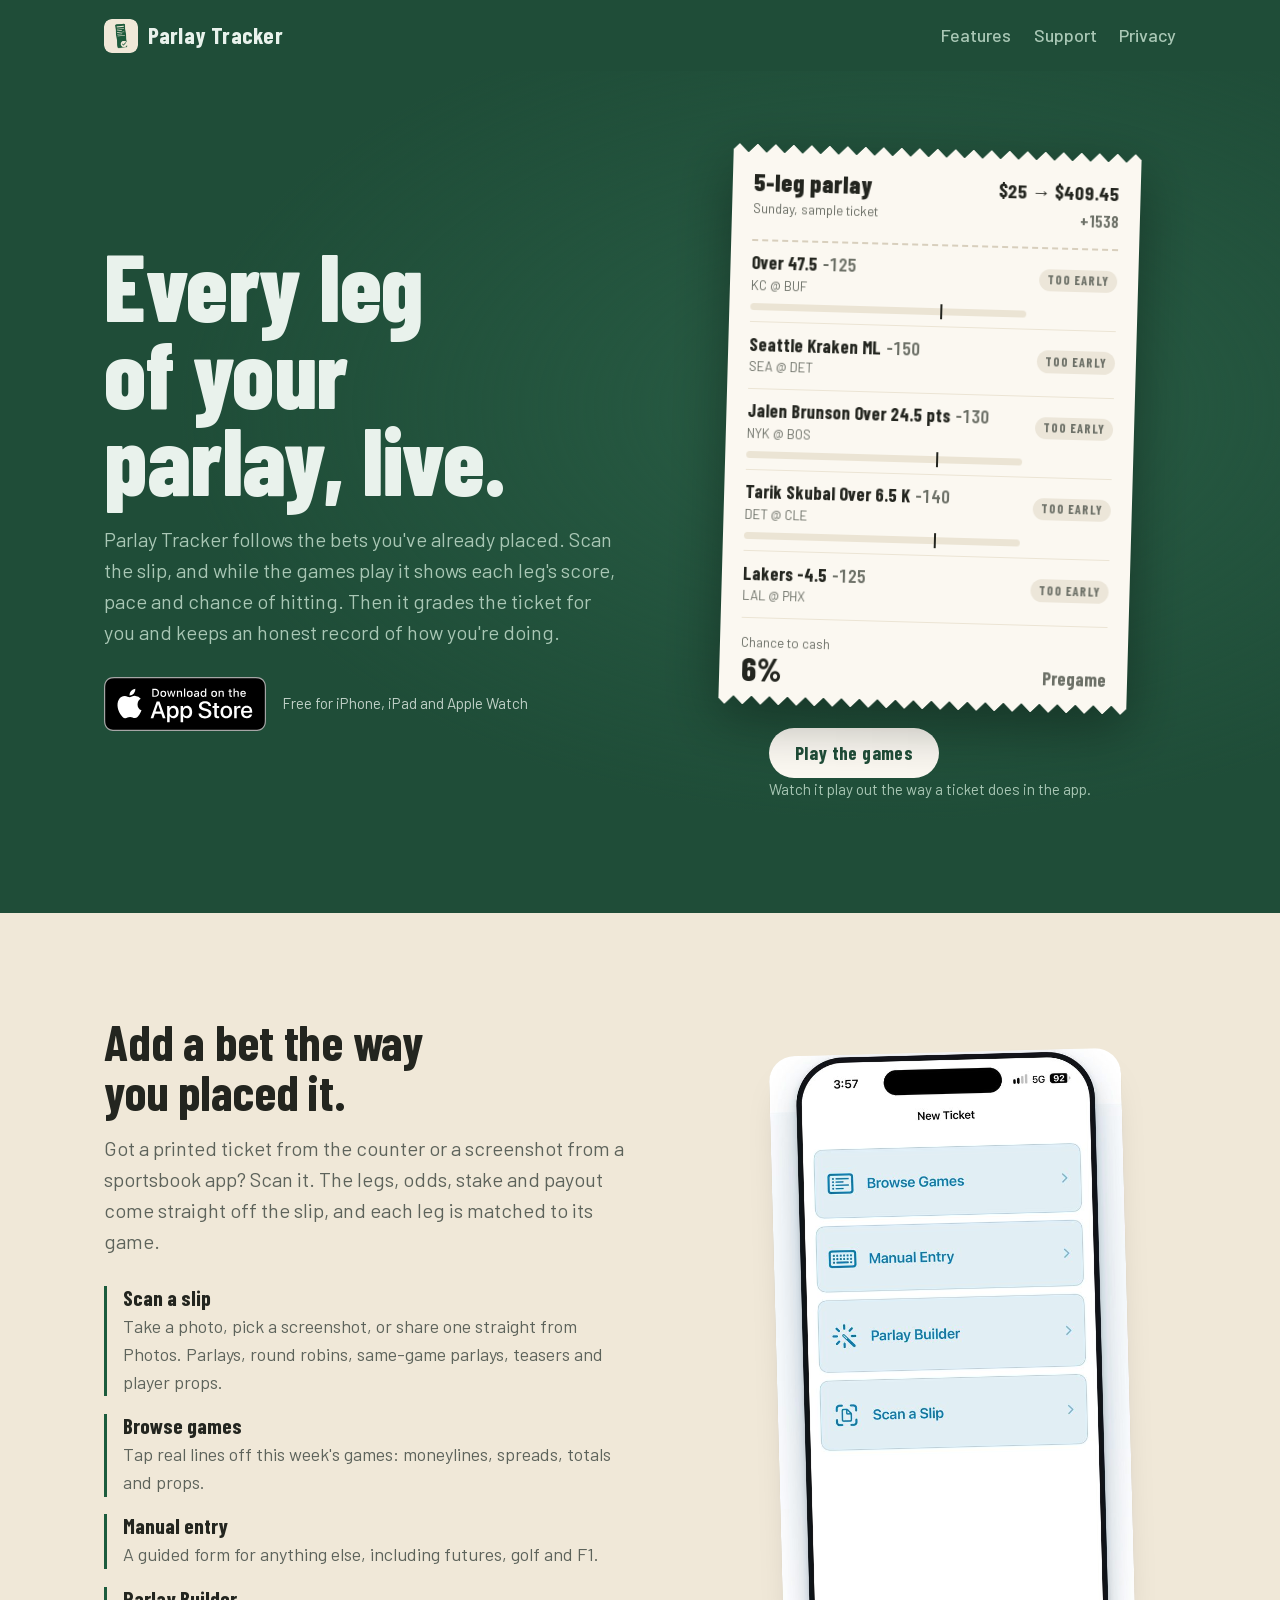
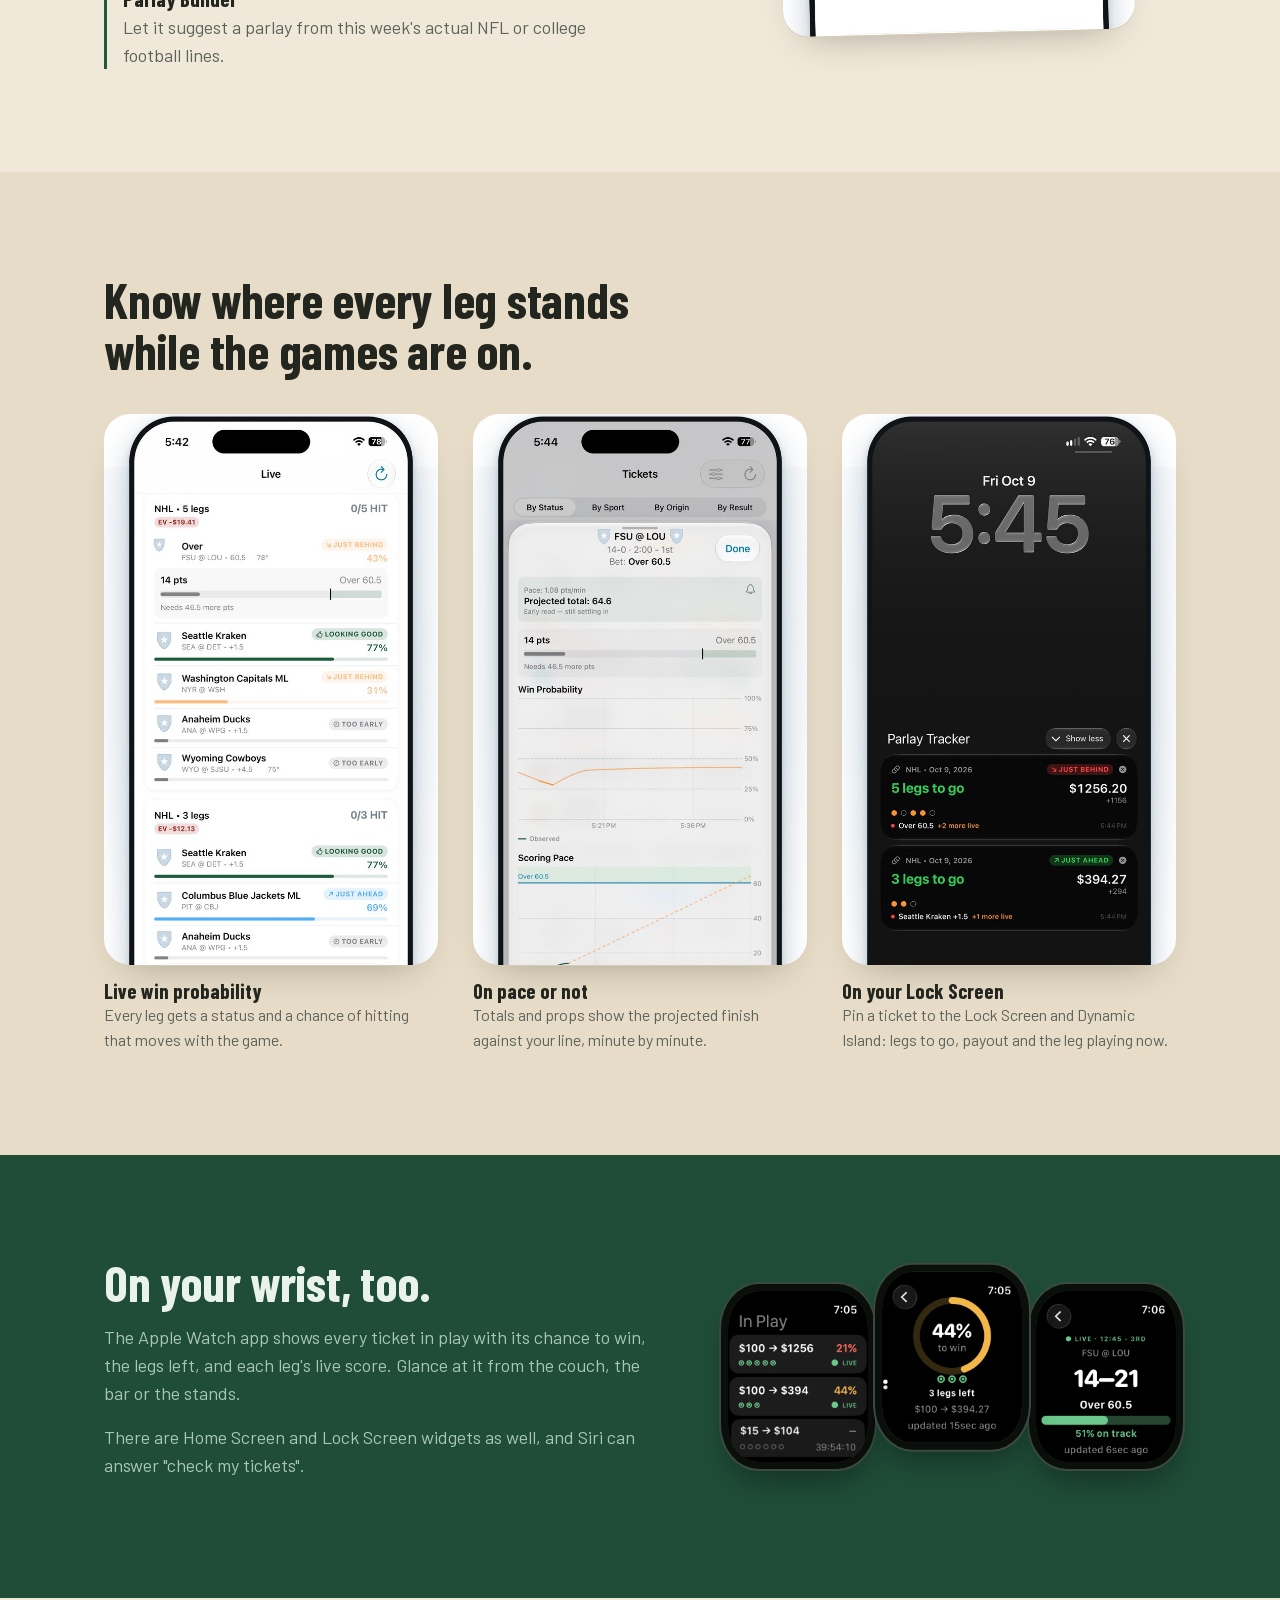
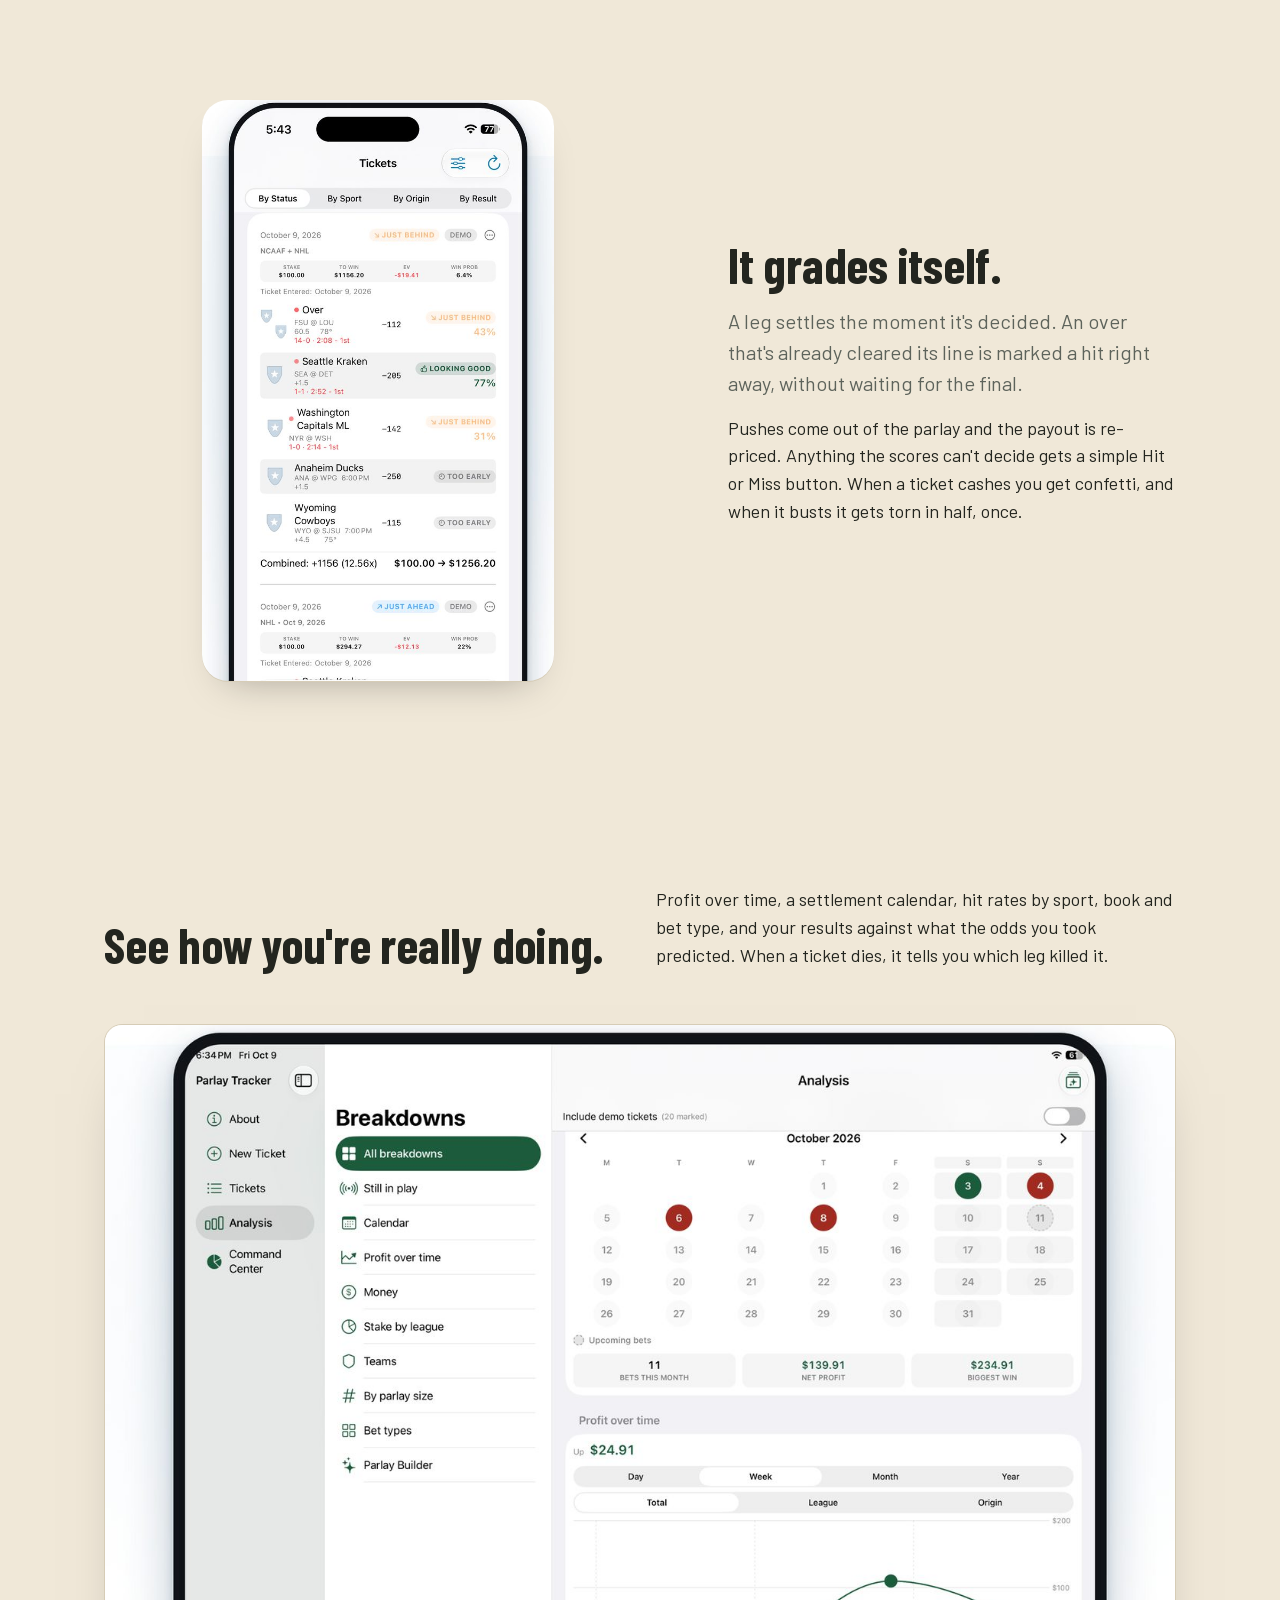
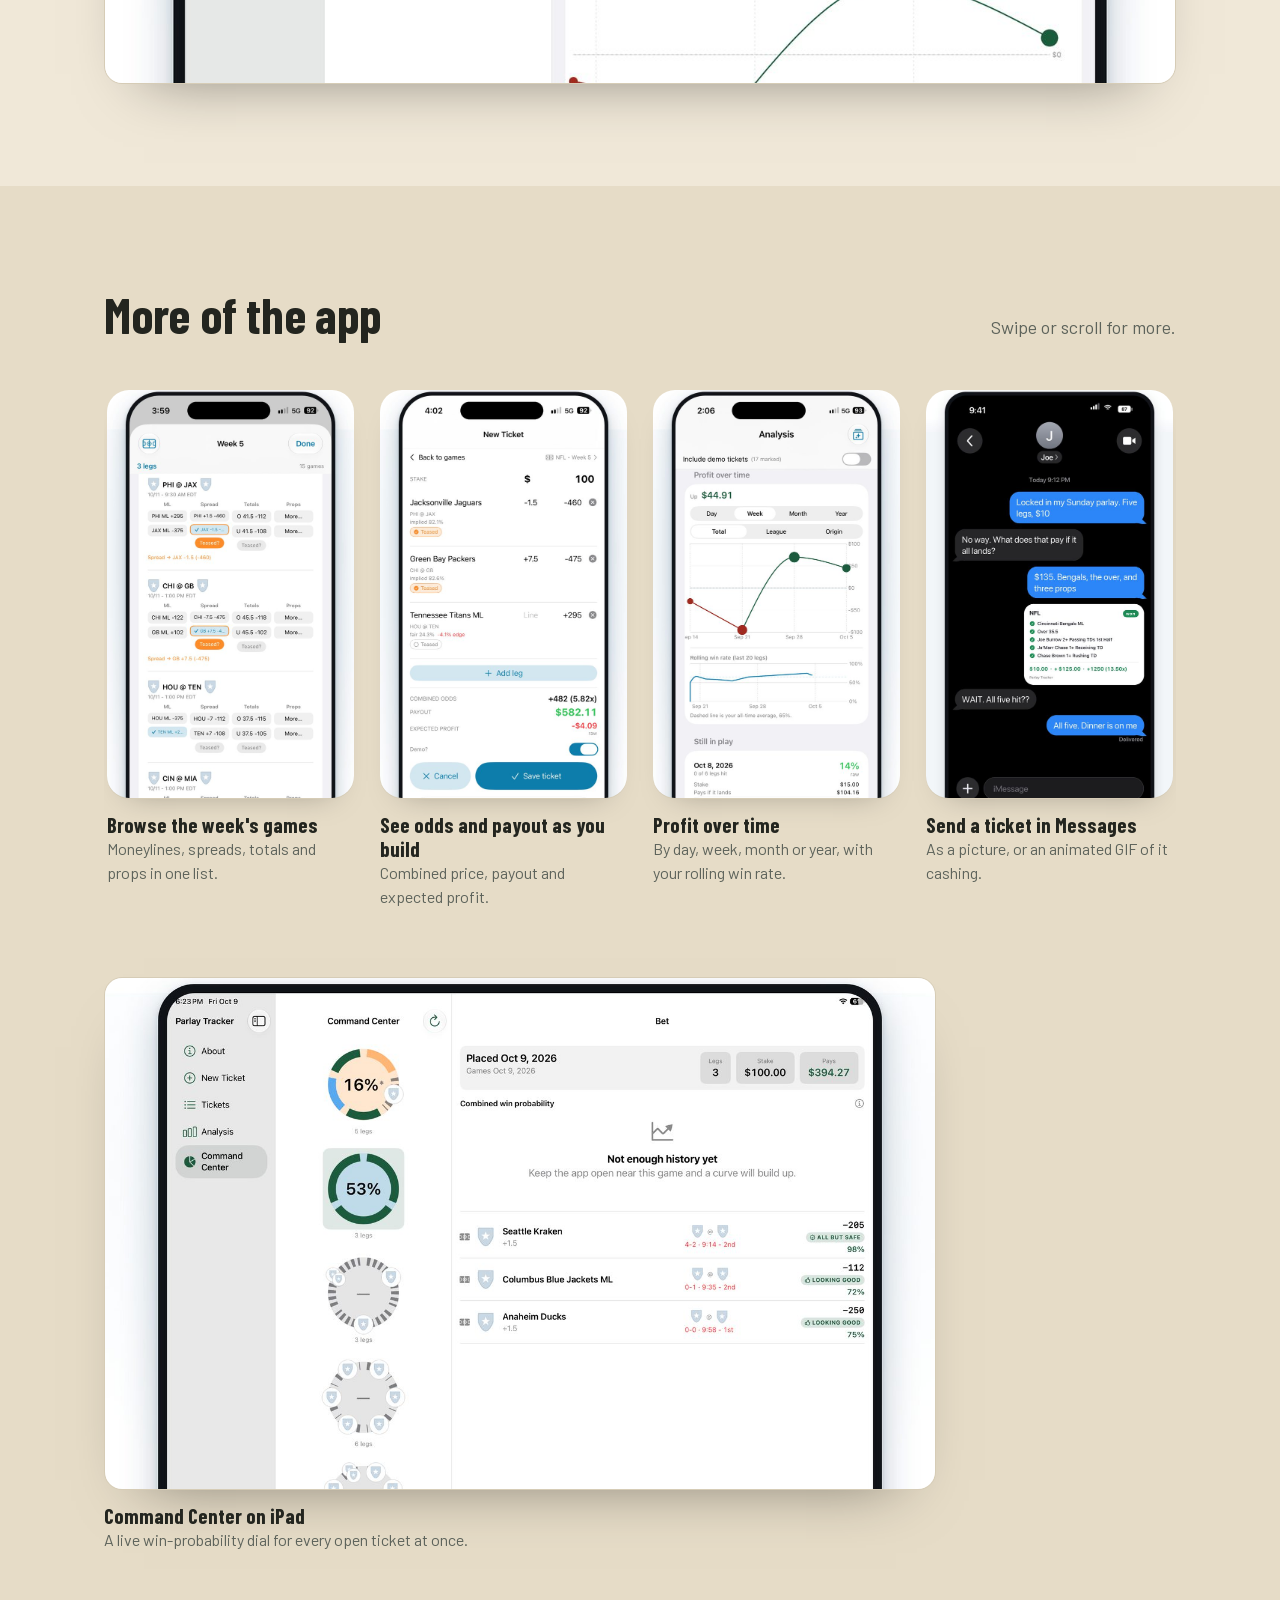
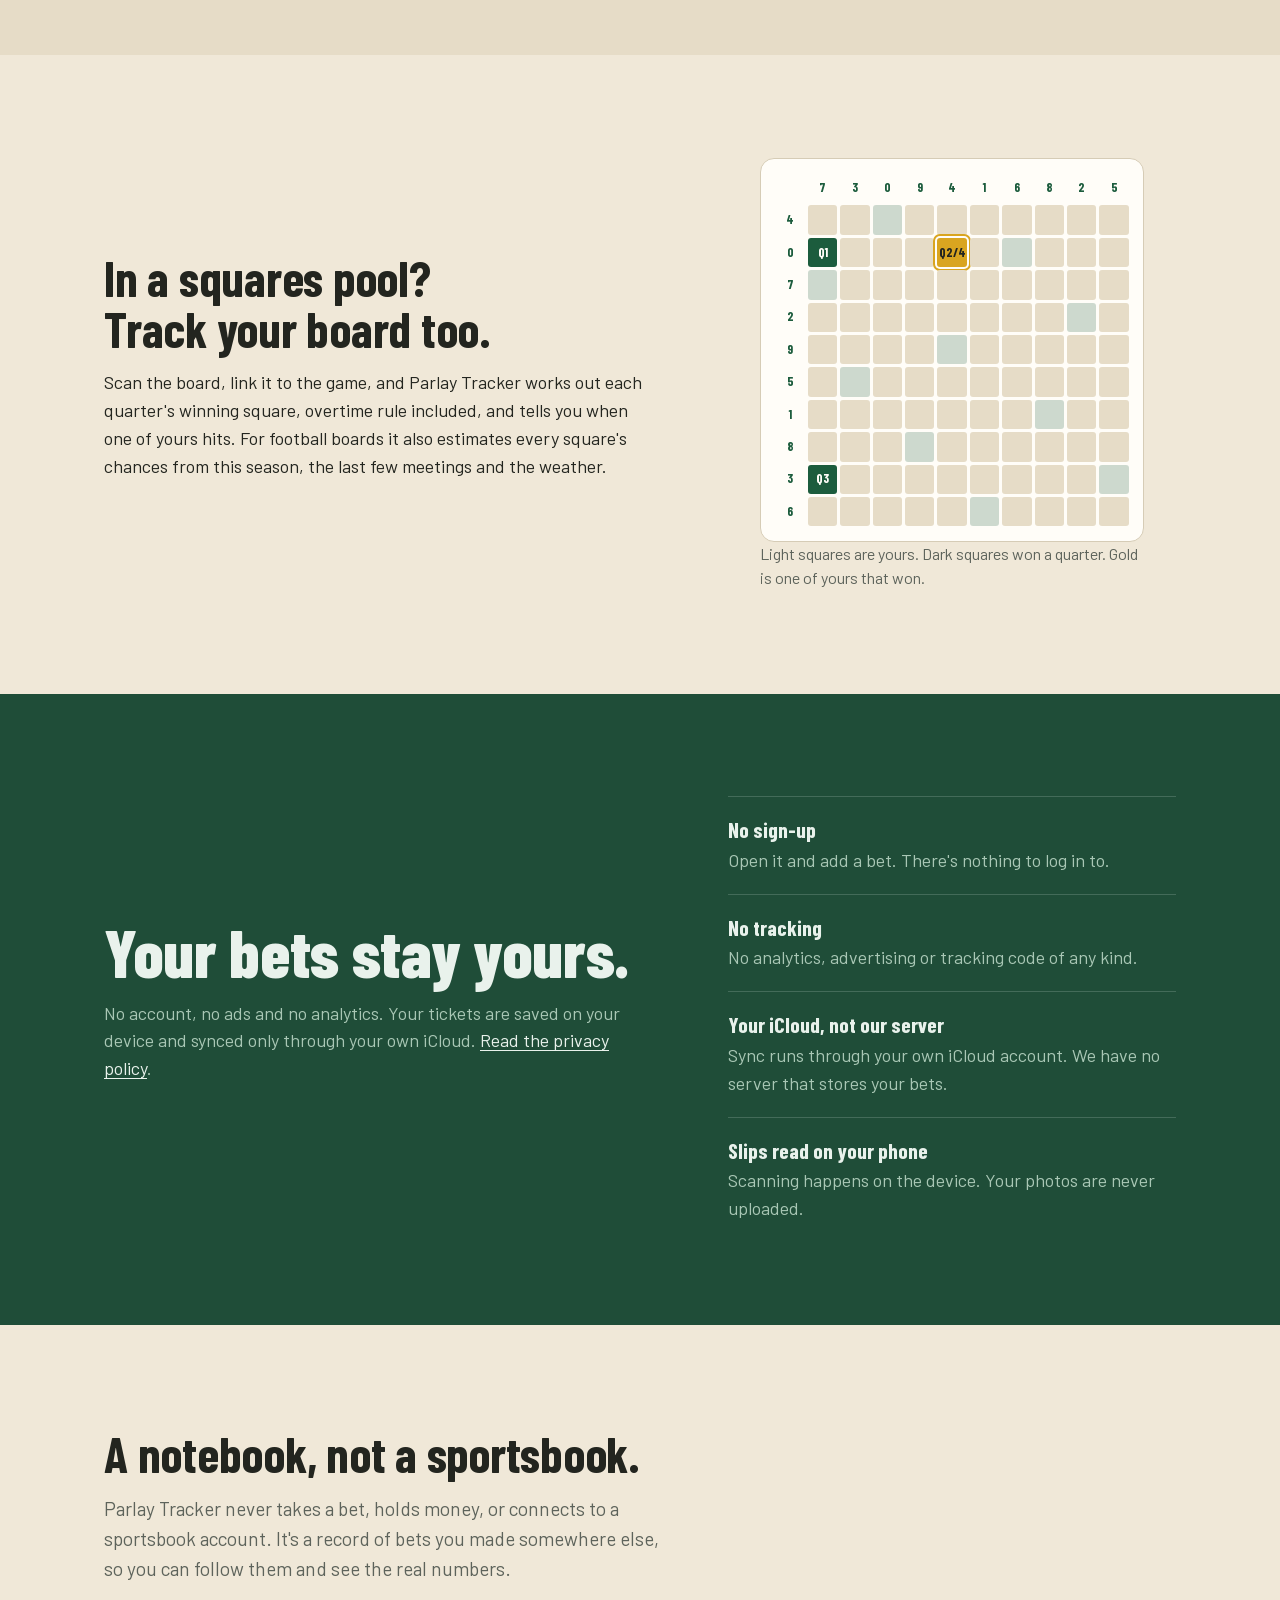
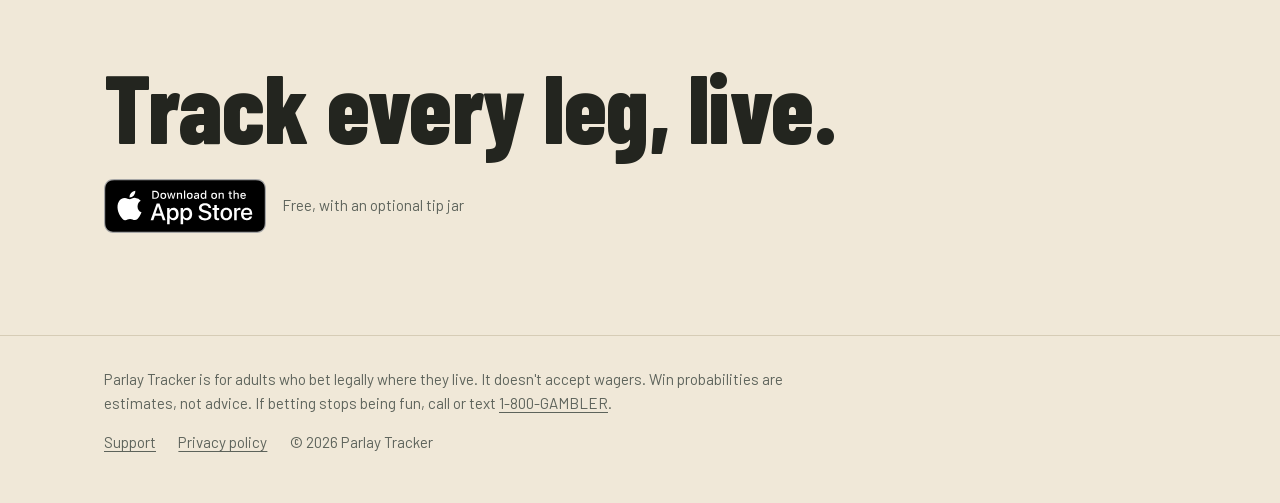
<file: index.html>
<!doctype html>
<html lang="en">
<head>
<meta charset="utf-8">
<meta name="viewport" content="width=device-width, initial-scale=1">
<title>Parlay Tracker: follow every leg of your parlay, live</title>
<meta name="description" content="Parlay Tracker follows the bets you've already placed. Scan the slip and see each leg's score, pace and chance of hitting while the games play. Free for iPhone, iPad and Apple Watch.">
<link rel="canonical" href="https://parlaytracker.app/">
<meta name="theme-color" content="#1f4d38">
<meta name="apple-itunes-app" content="app-id=6817018215">
<meta property="og:title" content="Parlay Tracker">
<meta property="og:description" content="Track every leg, live. Win probability, pace and auto-grading for the parlays you've already placed.">
<meta property="og:image" content="https://parlaytracker.app/assets/og.jpg">
<meta property="og:url" content="https://parlaytracker.app/">
<meta name="twitter:card" content="summary_large_image">
<link rel="icon" href="favicon.png" type="image/png">
<link rel="apple-touch-icon" href="apple-touch-icon.png">
<link rel="preload" href="assets/fonts/BarlowCondensed-800.woff2" as="font" type="font/woff2" crossorigin>
<link rel="preload" href="assets/fonts/Barlow-400.woff2" as="font" type="font/woff2" crossorigin>
<link rel="stylesheet" href="style.css?v=2">
</head>
<body>
<a class="skip" href="#main">Skip to content</a>

<header class="site-head">
  <div class="wrap">
    <a class="brand" href="./"><img src="assets/icon-256.png" alt="" width="34" height="34">Parlay Tracker</a>
    <nav class="site-nav" aria-label="Site">
      <a class="nav-optional" href="#features">Features</a>
      <a href="support.html">Support</a>
      <a href="privacy.html">Privacy</a>
    </nav>
  </div>
</header>

<main id="main">

<section class="hero">
  <div class="wrap">
    <div class="hero-copy">
      <h1 class="display">Every leg of your parlay, live.</h1>
      <p class="lede">Parlay Tracker follows the bets you've already placed. Scan the slip, and while the games play it shows each leg's score, pace and chance of hitting. Then it grades the ticket for you and keeps an honest record of how you're doing.</p>
      <div class="get">
        <a href="https://apps.apple.com/app/id6817018215"><img src="assets/app-store-badge.svg" alt="Download on the App Store" width="162" height="54"></a>
        <small>Free for iPhone, iPad and Apple Watch</small>
      </div>
    </div>

    <div class="slip-col">
      <div class="slip" id="slip" data-state="ready" aria-label="Try it: a sample parlay that plays out like a ticket in the app">
        <div class="slip-face">
          <div class="slip-head">
            <div>
              <div class="slip-title">5-leg parlay</div>
              <div class="slip-sub">Sunday, sample ticket</div>
            </div>
            <div class="slip-money">
              <div class="slip-pay">$25 <span aria-hidden="true">&#8594;</span><span class="sr">pays</span> $412.50</div>
              <div class="slip-odds">+1550</div>
            </div>
          </div>
          <ol class="legs" id="legs"></ol>
          <div class="slip-foot">
            <div>
              <div class="foot-label">Chance to cash</div>
              <div class="foot-value" id="ticket-chance">8%</div>
            </div>
            <div class="foot-status" id="ticket-status" aria-live="polite">Pregame</div>
          </div>
        </div>
        <canvas class="fx" id="fx" aria-hidden="true"></canvas>
      </div>
      <div class="slip-controls">
        <button class="btn" id="play" type="button">Play the games</button>
        <p class="slip-note" id="slip-note">Watch it play out the way a ticket does in the app.</p>
      </div>
    </div>
  </div>
</section>

<section class="section ways" id="features">
  <div class="wrap two-col">
    <div class="copy">
      <h2>Add a bet the way you placed it.</h2>
      <p class="lede">Got a printed ticket from the counter or a screenshot from a sportsbook app? Scan it. The legs, odds, stake and payout come straight off the slip, and each leg is matched to its game.</p>
      <dl class="ways-list">
        <div><dt>Scan a slip</dt><dd>Take a photo, pick a screenshot, or share one straight from Photos. Parlays, round robins, same-game parlays, teasers and player props.</dd></div>
        <div><dt>Browse games</dt><dd>Tap real lines off this week's games: moneylines, spreads, totals and props.</dd></div>
        <div><dt>Manual entry</dt><dd>A guided form for anything else, including futures, golf and F1.</dd></div>
        <div><dt>Parlay Builder</dt><dd>Let it suggest a parlay from this week's actual NFL or college football lines.</dd></div>
      </dl>
    </div>
    <figure class="shot shot-tilt">
      <img src="assets/shots/newticket.jpg" alt="New Ticket screen with four choices: Browse Games, Manual Entry, Parlay Builder and Scan a Slip" width="660" height="1089" loading="lazy">
    </figure>
  </div>
</section>

<section class="section live">
  <div class="wrap">
    <h2 class="center-narrow">Know where every leg stands while the games are on.</h2>
    <div class="live-grid">
      <figure class="shot">
        <img src="assets/shots/live.jpg" alt="Live tab: each open ticket as a scorecard with a progress bar and win chance on every leg" width="660" height="1089" loading="lazy">
        <figcaption><b>Live win probability</b><span>Every leg gets a status and a chance of hitting that moves with the game.</span></figcaption>
      </figure>
      <figure class="shot">
        <img src="assets/shots/pace.jpg" alt="Leg detail for Over 60.5: projected total 64.6, a win probability chart and a scoring pace chart" width="660" height="1089" loading="lazy">
        <figcaption><b>On pace or not</b><span>Totals and props show the projected finish against your line, minute by minute.</span></figcaption>
      </figure>
      <figure class="shot">
        <img src="assets/shots/lockscreen.jpg" alt="Lock Screen Live Activity showing two parlays: 5 legs to go for $1256.20 and 3 legs to go for $394.27" width="660" height="1089" loading="lazy">
        <figcaption><b>On your Lock Screen</b><span>Pin a ticket to the Lock Screen and Dynamic Island: legs to go, payout and the leg playing now.</span></figcaption>
      </figure>
    </div>
  </div>
</section>

<section class="section watch">
  <div class="wrap two-col">
    <div class="copy">
      <h2>On your wrist, too.</h2>
      <p>The Apple Watch app shows every ticket in play with its chance to win, the legs left, and each leg's live score. Glance at it from the couch, the bar or the stands.</p>
      <p>There are Home Screen and Lock Screen widgets as well, and Siri can answer "check my tickets".</p>
    </div>
    <div class="watch-row" aria-label="Apple Watch screens">
      <img src="assets/shots/watch-inplay.png" alt="Watch: In Play list of three tickets with payouts and win chances" width="410" height="502" loading="lazy">
      <img src="assets/shots/watch-ring.png" alt="Watch: a 44% to win ring with 3 legs left, $100 to $394.27" width="410" height="502" loading="lazy">
      <img src="assets/shots/watch-leg.png" alt="Watch: FSU at Louisville, 14 to 21 in the 3rd, Over 60.5, 51% on track" width="410" height="502" loading="lazy">
    </div>
  </div>
</section>

<section class="section grades">
  <div class="wrap two-col reverse">
    <div class="copy">
      <h2>It grades itself.</h2>
      <p class="lede">A leg settles the moment it's decided. An over that's already cleared its line is marked a hit right away, without waiting for the final.</p>
      <p>Pushes come out of the parlay and the payout is re-priced. Anything the scores can't decide gets a simple Hit or Miss button. When a ticket cashes you get confetti, and when it busts it gets torn in half, once.</p>
    </div>
    <figure class="shot">
      <img src="assets/shots/tickets.jpg" alt="Tickets screen: a parlay with stake, to win, expected value and win probability, and a status chip on every leg" width="660" height="1089" loading="lazy">
    </figure>
  </div>
</section>

<section class="section numbers">
  <div class="wrap">
    <div class="numbers-head">
      <h2>See how you're really doing.</h2>
      <p>Profit over time, a settlement calendar, hit rates by sport, book and bet type, and your results against what the odds you took predicted. When a ticket dies, it tells you which leg killed it.</p>
    </div>
    <figure class="ipad">
      <img src="assets/shots/ipad-analysis.jpg" alt="iPad Analysis screen: breakdowns list, a settlement calendar of wins and losses, and a profit line" width="1400" height="862" loading="lazy">
    </figure>
  </div>
</section>

<section class="section screens">
  <div class="wrap">
    <div class="screens-intro">
      <h2>More of the app</h2>
      <p>Swipe or scroll for more.</p>
    </div>
    <div class="strip" tabindex="0" aria-label="App screenshots">
      <figure>
        <div class="frame"><img src="assets/shots/browse.jpg" alt="Week 5 game browser with moneylines, spreads, totals and props for each game" loading="lazy" width="660" height="1089"></div>
        <figcaption><b>Browse the week's games</b><span>Moneylines, spreads, totals and props in one list.</span></figcaption>
      </figure>
      <figure>
        <div class="frame"><img src="assets/shots/builder.jpg" alt="Ticket builder with three legs, combined odds +482 and a $582.11 payout" loading="lazy" width="660" height="1089"></div>
        <figcaption><b>See odds and payout as you build</b><span>Combined price, payout and expected profit.</span></figcaption>
      </figure>
      <figure>
        <div class="frame"><img src="assets/shots/analysis.jpg" alt="Analysis on iPhone: profit over time chart and rolling win rate" loading="lazy" width="660" height="1089"></div>
        <figcaption><b>Profit over time</b><span>By day, week, month or year, with your rolling win rate.</span></figcaption>
      </figure>
      <figure>
        <div class="frame"><img src="assets/shots/messages.jpg" alt="Messages conversation with a parlay ticket sent as a picture" loading="lazy" width="660" height="1089"></div>
        <figcaption><b>Send a ticket in Messages</b><span>As a picture, or an animated GIF of it cashing.</span></figcaption>
      </figure>
    </div>
    <figure class="ipad ipad-small">
      <img src="assets/shots/ipad-command.jpg" alt="iPad Command Center: a live win-probability dial for every open ticket" width="1400" height="862" loading="lazy">
      <figcaption><b>Command Center on iPad</b><span>A live win-probability dial for every open ticket at once.</span></figcaption>
    </figure>
  </div>
</section>

<section class="section boards">
  <div class="wrap two-col">
    <div class="copy">
      <h2>In a squares pool? Track your board too.</h2>
      <p>Scan the board, link it to the game, and Parlay Tracker works out each quarter's winning square, overtime rule included, and tells you when one of yours hits. For football boards it also estimates every square's chances from this season, the last few meetings and the weather.</p>
    </div>
    <figure class="board">
      <div class="board-grid" id="board-grid" aria-hidden="true"></div>
      <figcaption><span>Light squares are yours. Dark squares won a quarter. Gold is one of yours that won.</span></figcaption>
    </figure>
  </div>
</section>

<section class="section privacy">
  <div class="wrap two-col">
    <div class="copy">
      <h2 class="display">Your bets stay yours.</h2>
      <p>No account, no ads and no analytics. Your tickets are saved on your device and synced only through your own iCloud. <a href="privacy.html">Read the privacy policy</a>.</p>
    </div>
    <ul class="facts">
      <li><b>No sign-up</b><span>Open it and add a bet. There's nothing to log in to.</span></li>
      <li><b>No tracking</b><span>No analytics, advertising or tracking code of any kind.</span></li>
      <li><b>Your iCloud, not our server</b><span>Sync runs through your own iCloud account. We have no server that stores your bets.</span></li>
      <li><b>Slips read on your phone</b><span>Scanning happens on the device. Your photos are never uploaded.</span></li>
    </ul>
  </div>
</section>

<section class="section notebook">
  <div class="wrap">
    <h2>A notebook, not a sportsbook.</h2>
    <p>Parlay Tracker never takes a bet, holds money, or connects to a sportsbook account. It's a record of bets you made somewhere else, so you can follow them and see the real numbers.</p>
  </div>
</section>

<section class="section closing">
  <div class="wrap">
    <h2 class="display">Track every leg, live.</h2>
    <div class="get">
      <a href="https://apps.apple.com/app/id6817018215"><img src="assets/app-store-badge.svg" alt="Download on the App Store" width="162" height="54"></a>
      <small>Free, with an optional tip jar</small>
    </div>
  </div>
</section>

</main>

<footer class="site-foot">
  <div class="wrap">
    <p>Parlay Tracker is for adults who bet legally where they live. It doesn't accept wagers. Win probabilities are estimates, not advice. If betting stops being fun, call or text <a href="tel:+18004262537">1-800-GAMBLER</a>.</p>
    <nav aria-label="Footer">
      <a href="support.html">Support</a>
      <a href="privacy.html">Privacy policy</a>
      <span>© 2026 Parlay Tracker</span>
    </nav>
  </div>
</footer>

<script src="site.js" defer></script>
</body>
</html>
</file>
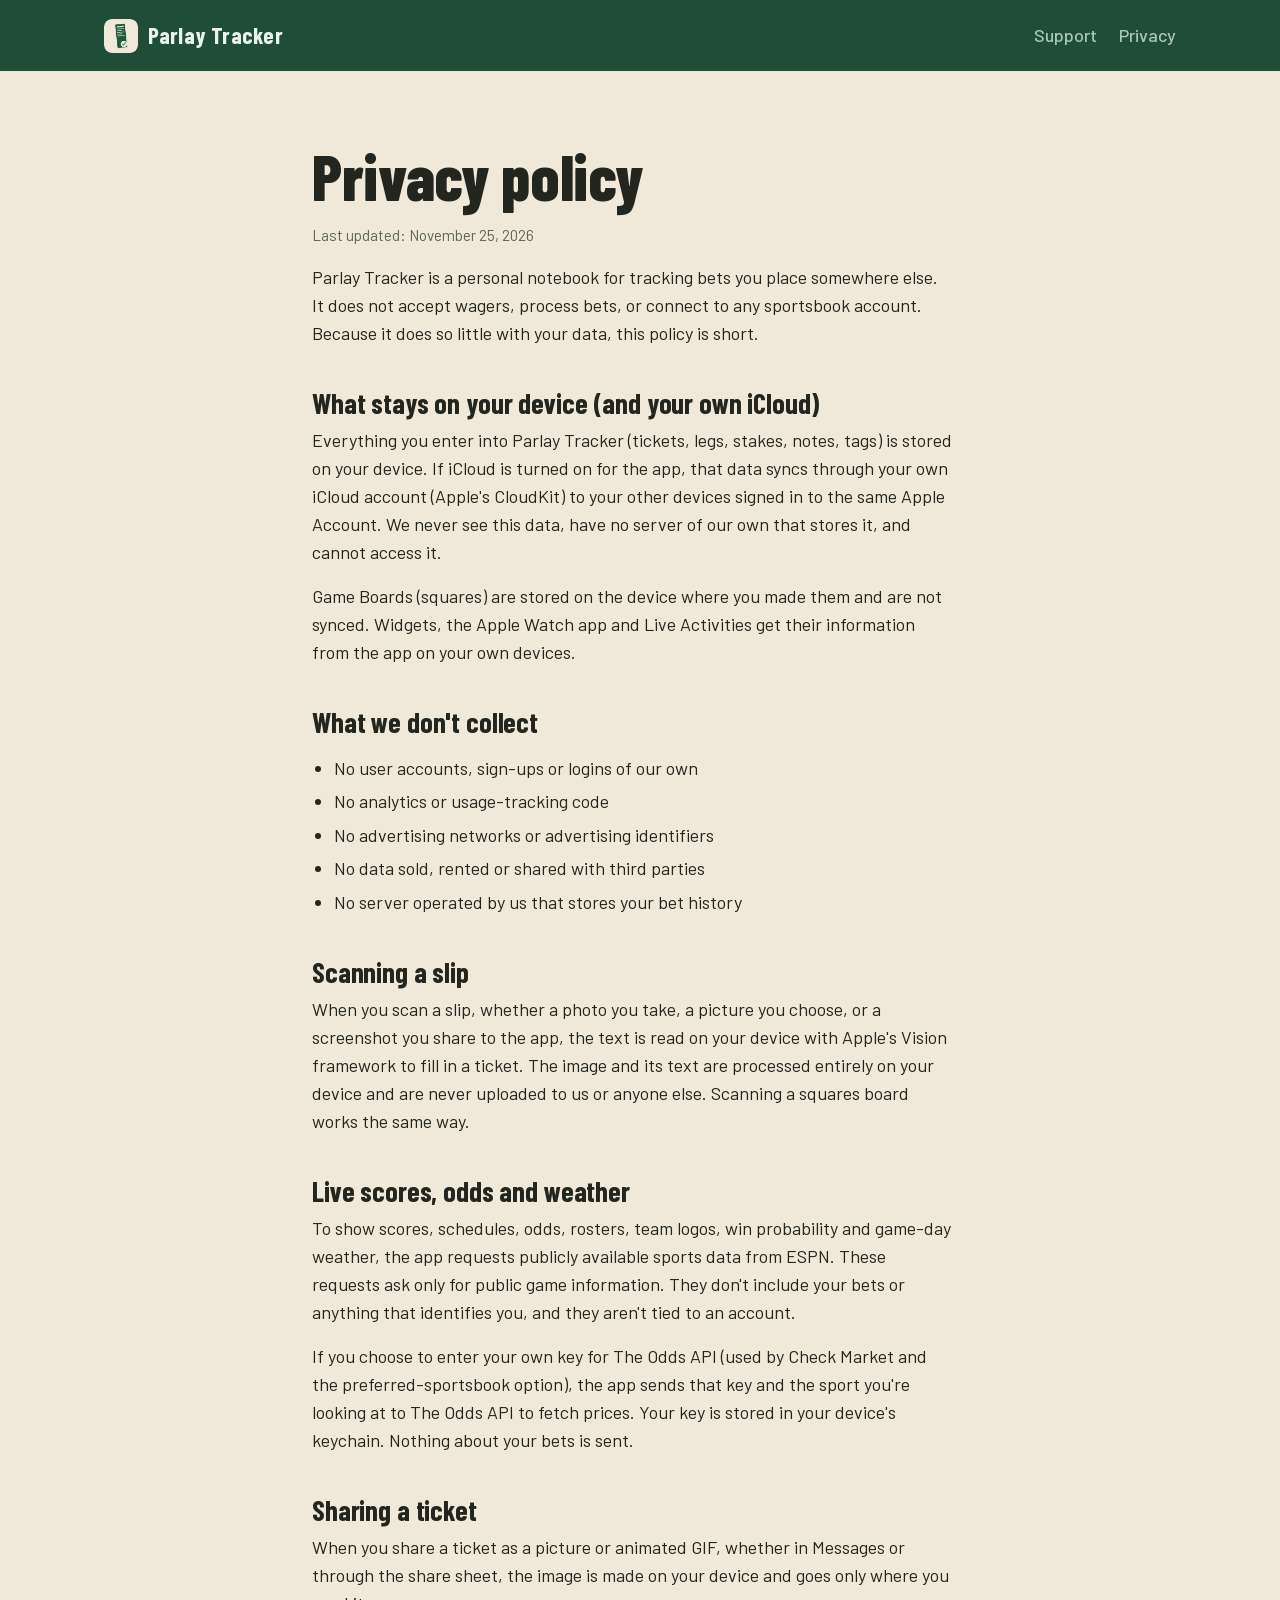
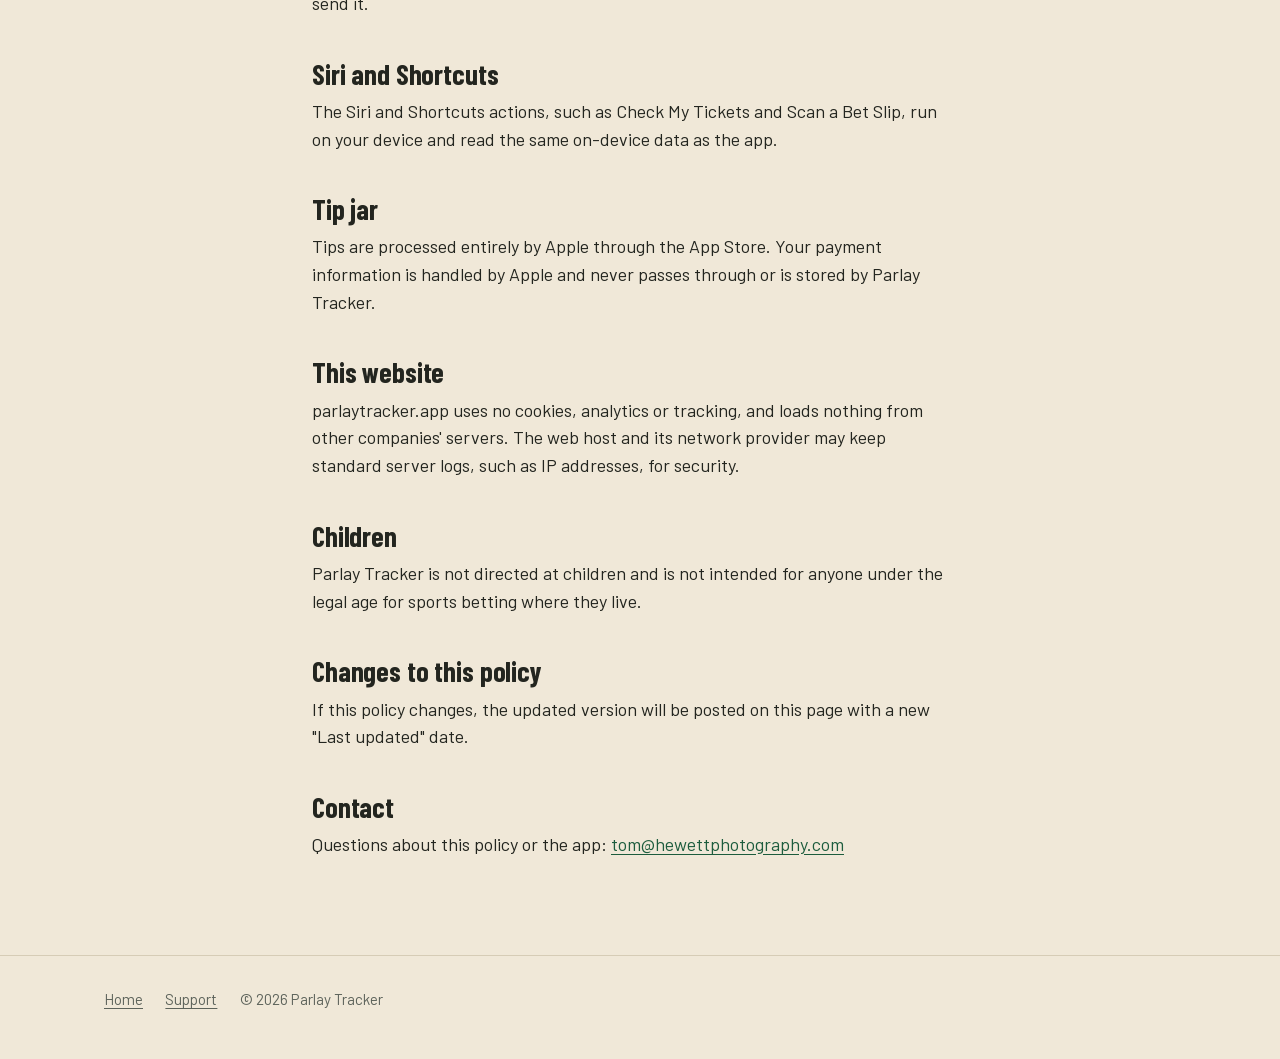
<file: privacy.html>
<!doctype html>
<html lang="en">
<head>
<meta charset="utf-8">
<meta name="viewport" content="width=device-width, initial-scale=1">
<title>Privacy policy: Parlay Tracker</title>
<meta name="description" content="Parlay Tracker's privacy policy. No account, no analytics, no ads. Your tickets stay on your device and in your own iCloud.">
<link rel="canonical" href="https://parlaytracker.app/privacy.html">
<meta name="theme-color" content="#1f4d38">
<link rel="icon" href="favicon.png" type="image/png">
<link rel="apple-touch-icon" href="apple-touch-icon.png">
<link rel="stylesheet" href="style.css?v=2">
</head>
<body>
<a class="skip" href="#main">Skip to content</a>
<header class="site-head">
  <div class="wrap">
    <a class="brand" href="./"><img src="assets/icon-256.png" alt="" width="34" height="34">Parlay Tracker</a>
    <nav class="site-nav" aria-label="Site">
      <a href="support.html">Support</a>
      <a href="privacy.html" aria-current="page">Privacy</a>
    </nav>
  </div>
</header>

<main id="main" class="page">
  <div class="wrap">
    <h1>Privacy policy</h1>
    <p class="updated">Last updated: November 25, 2026</p>

    <p>Parlay Tracker is a personal notebook for tracking bets you place somewhere else. It does not accept wagers, process bets, or connect to any sportsbook account. Because it does so little with your data, this policy is short.</p>

    <h2>What stays on your device (and your own iCloud)</h2>
    <p>Everything you enter into Parlay Tracker (tickets, legs, stakes, notes, tags) is stored on your device. If iCloud is turned on for the app, that data syncs through your own iCloud account (Apple's CloudKit) to your other devices signed in to the same Apple Account. We never see this data, have no server of our own that stores it, and cannot access it.</p>
    <p>Game Boards (squares) are stored on the device where you made them and are not synced. Widgets, the Apple Watch app and Live Activities get their information from the app on your own devices.</p>

    <h2>What we don't collect</h2>
    <ul>
      <li>No user accounts, sign-ups or logins of our own</li>
      <li>No analytics or usage-tracking code</li>
      <li>No advertising networks or advertising identifiers</li>
      <li>No data sold, rented or shared with third parties</li>
      <li>No server operated by us that stores your bet history</li>
    </ul>

    <h2>Scanning a slip</h2>
    <p>When you scan a slip, whether a photo you take, a picture you choose, or a screenshot you share to the app, the text is read on your device with Apple's Vision framework to fill in a ticket. The image and its text are processed entirely on your device and are never uploaded to us or anyone else. Scanning a squares board works the same way.</p>

    <h2>Live scores, odds and weather</h2>
    <p>To show scores, schedules, odds, rosters, team logos, win probability and game-day weather, the app requests publicly available sports data from ESPN. These requests ask only for public game information. They don't include your bets or anything that identifies you, and they aren't tied to an account.</p>
    <p>If you choose to enter your own key for The Odds API (used by Check Market and the preferred-sportsbook option), the app sends that key and the sport you're looking at to The Odds API to fetch prices. Your key is stored in your device's keychain. Nothing about your bets is sent.</p>

    <h2>Sharing a ticket</h2>
    <p>When you share a ticket as a picture or animated GIF, whether in Messages or through the share sheet, the image is made on your device and goes only where you send it.</p>

    <h2>Siri and Shortcuts</h2>
    <p>The Siri and Shortcuts actions, such as Check My Tickets and Scan a Bet Slip, run on your device and read the same on-device data as the app.</p>

    <h2>Tip jar</h2>
    <p>Tips are processed entirely by Apple through the App Store. Your payment information is handled by Apple and never passes through or is stored by Parlay Tracker.</p>

    <h2>This website</h2>
    <p>parlaytracker.app uses no cookies, analytics or tracking, and loads nothing from other companies' servers. The web host and its network provider may keep standard server logs, such as IP addresses, for security.</p>

    <h2 id="children">Children</h2>
    <p>Parlay Tracker is not directed at children and is not intended for anyone under the legal age for sports betting where they live.</p>

    <h2>Changes to this policy</h2>
    <p>If this policy changes, the updated version will be posted on this page with a new "Last updated" date.</p>

    <h2>Contact</h2>
    <p>Questions about this policy or the app: <a href="mailto:tom@hewettphotography.com">tom@hewettphotography.com</a></p>
  </div>
</main>

<footer class="site-foot">
  <div class="wrap">
    <nav aria-label="Footer">
      <a href="./">Home</a>
      <a href="support.html">Support</a>
      <span>© 2026 Parlay Tracker</span>
    </nav>
  </div>
</footer>
</body>
</html>
</file>
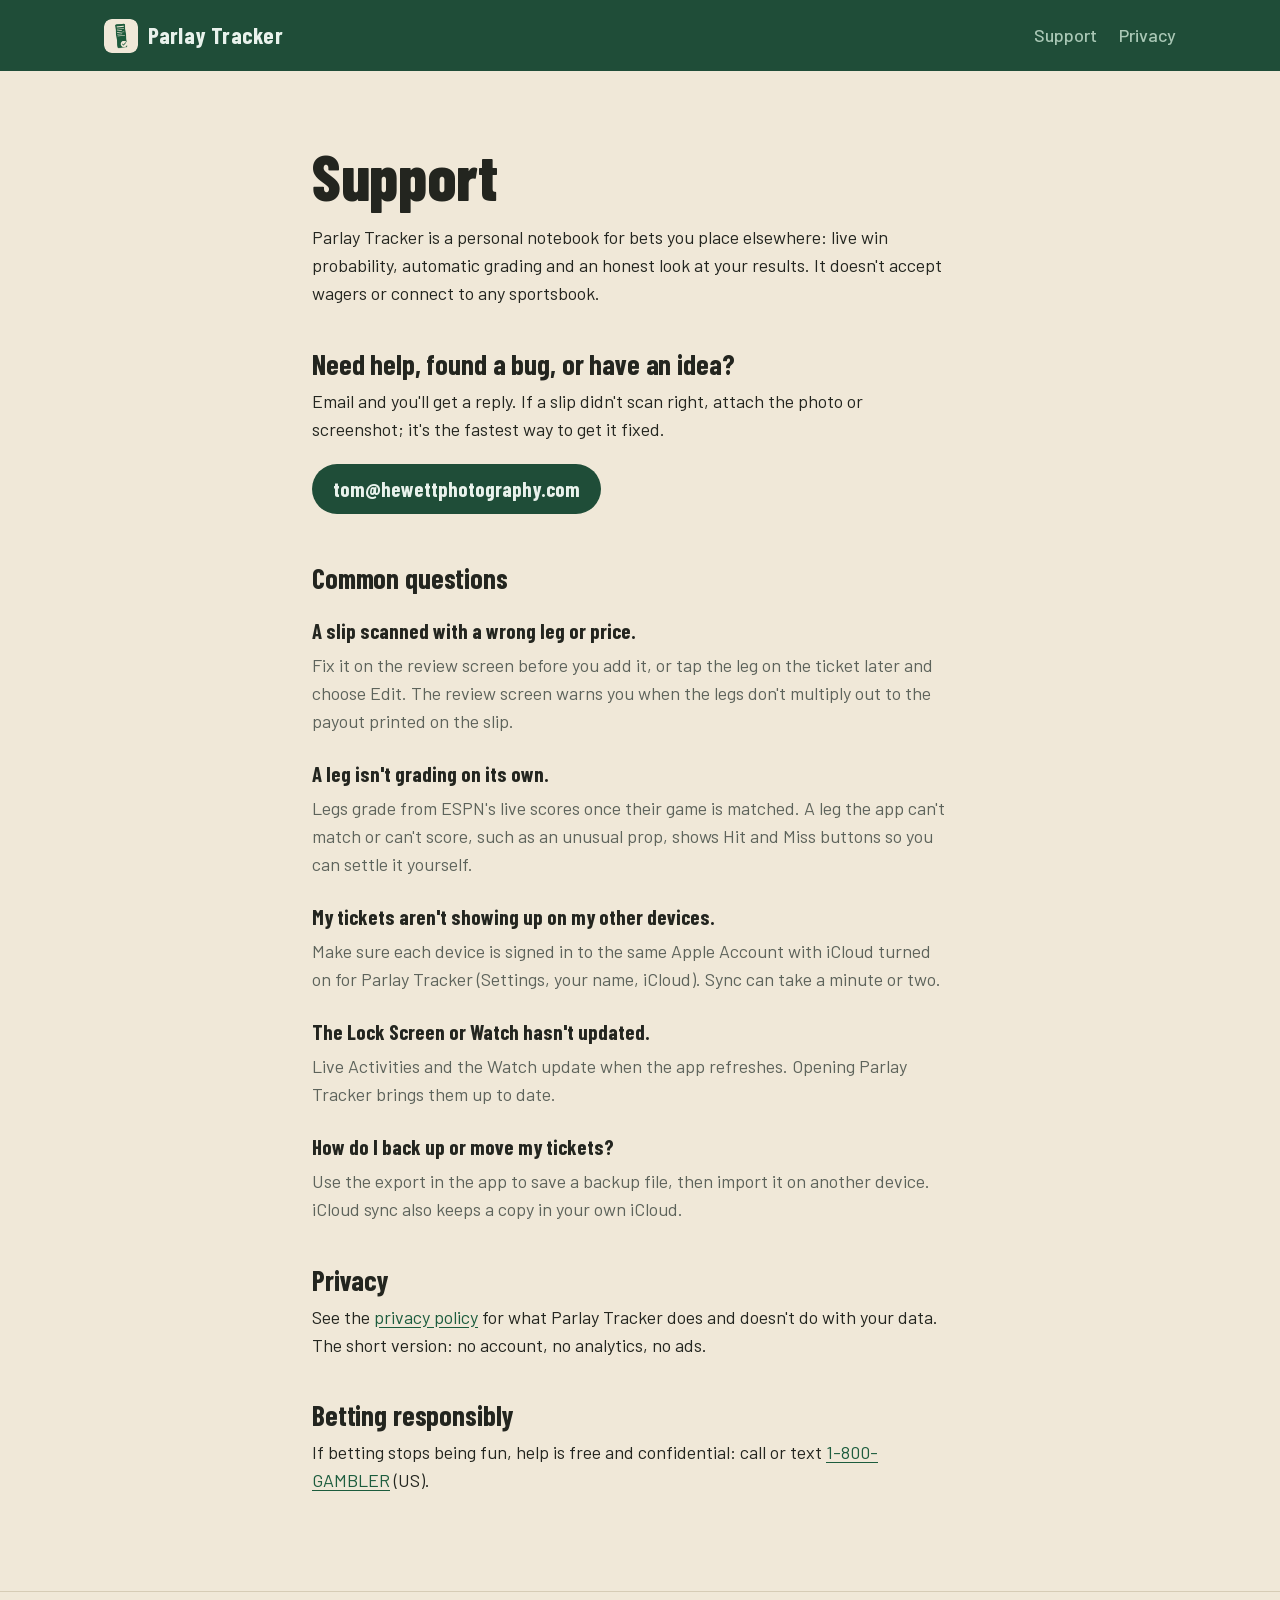
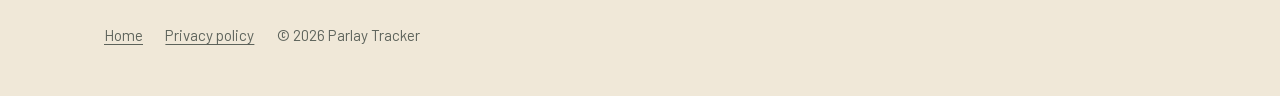
<file: support.html>
<!doctype html>
<html lang="en">
<head>
<meta charset="utf-8">
<meta name="viewport" content="width=device-width, initial-scale=1">
<title>Support: Parlay Tracker</title>
<meta name="description" content="Help with Parlay Tracker: scanning slips, grading, iCloud sync and the Apple Watch app.">
<link rel="canonical" href="https://parlaytracker.app/support.html">
<meta name="theme-color" content="#1f4d38">
<link rel="icon" href="favicon.png" type="image/png">
<link rel="apple-touch-icon" href="apple-touch-icon.png">
<link rel="stylesheet" href="style.css?v=2">
</head>
<body>
<a class="skip" href="#main">Skip to content</a>
<header class="site-head">
  <div class="wrap">
    <a class="brand" href="./"><img src="assets/icon-256.png" alt="" width="34" height="34">Parlay Tracker</a>
    <nav class="site-nav" aria-label="Site">
      <a href="support.html" aria-current="page">Support</a>
      <a href="privacy.html">Privacy</a>
    </nav>
  </div>
</header>

<main id="main" class="page">
  <div class="wrap">
    <h1>Support</h1>
    <p>Parlay Tracker is a personal notebook for bets you place elsewhere: live win probability, automatic grading and an honest look at your results. It doesn't accept wagers or connect to any sportsbook.</p>

    <h2>Need help, found a bug, or have an idea?</h2>
    <p>Email and you'll get a reply. If a slip didn't scan right, attach the photo or screenshot; it's the fastest way to get it fixed.</p>
    <a class="mail" href="mailto:tom@hewettphotography.com?subject=Parlay%20Tracker">tom@hewettphotography.com</a>

    <h2>Common questions</h2>
    <dl class="faq">
      <dt>A slip scanned with a wrong leg or price.</dt>
      <dd>Fix it on the review screen before you add it, or tap the leg on the ticket later and choose Edit. The review screen warns you when the legs don't multiply out to the payout printed on the slip.</dd>

      <dt>A leg isn't grading on its own.</dt>
      <dd>Legs grade from ESPN's live scores once their game is matched. A leg the app can't match or can't score, such as an unusual prop, shows Hit and Miss buttons so you can settle it yourself.</dd>

      <dt>My tickets aren't showing up on my other devices.</dt>
      <dd>Make sure each device is signed in to the same Apple Account with iCloud turned on for Parlay Tracker (Settings, your name, iCloud). Sync can take a minute or two.</dd>

      <dt>The Lock Screen or Watch hasn't updated.</dt>
      <dd>Live Activities and the Watch update when the app refreshes. Opening Parlay Tracker brings them up to date.</dd>

      <dt>How do I back up or move my tickets?</dt>
      <dd>Use the export in the app to save a backup file, then import it on another device. iCloud sync also keeps a copy in your own iCloud.</dd>
    </dl>

    <h2>Privacy</h2>
    <p>See the <a href="privacy.html">privacy policy</a> for what Parlay Tracker does and doesn't do with your data. The short version: no account, no analytics, no ads.</p>

    <h2>Betting responsibly</h2>
    <p>If betting stops being fun, help is free and confidential: call or text <a href="tel:+18004262537">1-800-GAMBLER</a> (US).</p>
  </div>
</main>

<footer class="site-foot">
  <div class="wrap">
    <nav aria-label="Footer">
      <a href="./">Home</a>
      <a href="privacy.html">Privacy policy</a>
      <span>© 2026 Parlay Tracker</span>
    </nav>
  </div>
</footer>
</body>
</html>
</file>
<file: style.css>
/* Parlay Tracker — parlaytracker.app
   The world is a printed sportsbook ticket on a felt table. Barlow throughout:
   the condensed cut for headlines and the slip (scoreboard, terminal printout),
   the regular cut for reading. Colours come from the app: its felt green, the
   About page's paper (#F0E8D8), and the win-probability bands. */

@font-face { font-family: "Barlow"; src: url("assets/fonts/Barlow-400.woff2") format("woff2"); font-weight: 400; font-display: swap; }
@font-face { font-family: "Barlow"; src: url("assets/fonts/Barlow-500.woff2") format("woff2"); font-weight: 500; font-display: swap; }
@font-face { font-family: "Barlow"; src: url("assets/fonts/Barlow-600.woff2") format("woff2"); font-weight: 600; font-display: swap; }
@font-face { font-family: "Barlow"; src: url("assets/fonts/Barlow-700.woff2") format("woff2"); font-weight: 700; font-display: swap; }
@font-face { font-family: "Barlow Condensed"; src: url("assets/fonts/BarlowCondensed-600.woff2") format("woff2"); font-weight: 600; font-display: swap; }
@font-face { font-family: "Barlow Condensed"; src: url("assets/fonts/BarlowCondensed-700.woff2") format("woff2"); font-weight: 700; font-display: swap; }
@font-face { font-family: "Barlow Condensed"; src: url("assets/fonts/BarlowCondensed-800.woff2") format("woff2"); font-weight: 800; font-display: swap; }

:root {
  color-scheme: light dark;
  --felt: #1f4d38;
  --felt-2: #285c44;
  --felt-ink: #e9f2ec;
  --felt-ink-2: #a9c7b5;
  --paper: #f0e8d8;
  --paper-2: #e6dcc7;
  --slip: #fbf8f1;
  --slip-edge: #d8cfbd;
  --ink: #23251f;
  --ink-2: #5d635b;
  --green: #1c5c3d;
  --green-hi: #6bc78c;
  --red: #a12b21;
  --orange: #d9822b;
  --orange-soft: #e7a868;
  --blue: #3f78b5;
  --line: #d6ccb6;
  --card: #fffdf8;
  --cond: "Barlow Condensed", "Arial Narrow", sans-serif;
  --wrap: 72rem;
  --pad: clamp(1.25rem, 4vw, 2.5rem);
}

@media (prefers-color-scheme: dark) {
  :root {
    --paper: #12261c;
    --paper-2: #173024;
    --ink: #ecefe6;
    --ink-2: #a9b5a8;
    --green: #6bc78c;
    --line: #2b4537;
    --card: #1a3328;
  }
}

*, *::before, *::after { box-sizing: border-box; }
html { -webkit-text-size-adjust: 100%; }

body {
  margin: 0;
  background: var(--paper);
  color: var(--ink);
  font-family: "Barlow", -apple-system, BlinkMacSystemFont, "Segoe UI", sans-serif;
  font-size: 1.125rem;
  line-height: 1.55;
}

img, video, svg, canvas { display: block; max-width: 100%; }
/* Keep each picture's own shape when it is narrowed (its width/height attributes
   would otherwise pin the height). */
img { height: auto; }
a { color: var(--green); text-underline-offset: 0.18em; }
a:hover { text-decoration-thickness: 2px; }
:focus-visible { outline: 3px solid var(--orange); outline-offset: 3px; border-radius: 4px; }

.wrap { max-width: var(--wrap); margin: 0 auto; padding: 0 var(--pad); }
.skip { position: absolute; left: -999px; }
.skip:focus { left: 1rem; top: 1rem; background: var(--card); color: var(--ink); padding: 0.5rem 1rem; z-index: 10; }
.sr { position: absolute; width: 1px; height: 1px; overflow: hidden; clip: rect(0 0 0 0); white-space: nowrap; }

h1, h2, h3 { font-family: var(--cond); font-weight: 700; line-height: 1.02; letter-spacing: -0.005em; margin: 0 0 1rem; text-wrap: balance; }
h2 { font-size: clamp(2.1rem, 4.2vw, 3.1rem); }
.display { font-weight: 800; }
p { margin: 0 0 1rem; max-width: 36rem; }
.lede { font-size: 1.25rem; color: var(--ink-2); }

/* ---------- Header (sits on the felt) ---------- */

.site-head { background: var(--felt); color: var(--felt-ink); padding: 1.1rem 0; }
.site-head .wrap { display: flex; align-items: center; justify-content: space-between; gap: 1rem; }
.brand { display: flex; align-items: center; gap: 0.6rem; color: inherit; text-decoration: none; font-family: var(--cond); font-weight: 700; font-size: 1.45rem; letter-spacing: 0.01em; }
.brand img { border-radius: 8px; }
.site-nav { display: flex; gap: 1.4rem; }
.site-nav a { color: var(--felt-ink-2); text-decoration: none; font-weight: 500; }
.site-nav a:hover { color: var(--felt-ink); }

/* ---------- Hero: the felt table and the live slip ---------- */

.hero {
  background:
    radial-gradient(ellipse 80% 70% at 70% 40%, var(--felt-2), transparent 70%),
    var(--felt);
  color: var(--felt-ink);
  padding: clamp(2.5rem, 6vw, 5rem) 0 clamp(3.5rem, 7vw, 6rem);
  overflow: hidden;
}
.hero .wrap { display: grid; grid-template-columns: 1.05fr 1fr; gap: clamp(2rem, 5vw, 4.5rem); align-items: center; }
.hero h1 { font-size: clamp(3.2rem, 7.4vw, 6rem); line-height: 0.92; margin-bottom: 1.4rem; }
.hero .lede { color: var(--felt-ink-2); max-width: 32rem; }

.get { display: flex; align-items: center; gap: 1rem; flex-wrap: wrap; margin-top: 1.8rem; }
.get small { color: inherit; opacity: 0.8; font-size: 0.95rem; }

.slip-col { display: flex; flex-direction: column; align-items: center; gap: 1.1rem; }

.slip {
  position: relative;
  width: min(100%, 25.5rem);
  transform: rotate(1.6deg);
  filter: drop-shadow(0 18px 28px rgba(0, 0, 0, 0.35));
}
.slip-face {
  background: var(--slip);
  color: #23251f;
  padding: 1.6rem 1.3rem 1.3rem;
  /* Torn thermal-paper edges, top and bottom. */
  --tooth: 9px;
  -webkit-mask:
    conic-gradient(from -45deg at bottom, #0000, #000 1deg 89deg, #0000 90deg) bottom / calc(var(--tooth) * 2) var(--tooth) repeat-x,
    conic-gradient(from 135deg at top, #0000, #000 1deg 89deg, #0000 90deg) top / calc(var(--tooth) * 2) var(--tooth) repeat-x,
    linear-gradient(#000 0 0) center / 100% calc(100% - var(--tooth) * 2) no-repeat;
  mask:
    conic-gradient(from -45deg at bottom, #0000, #000 1deg 89deg, #0000 90deg) bottom / calc(var(--tooth) * 2) var(--tooth) repeat-x,
    conic-gradient(from 135deg at top, #0000, #000 1deg 89deg, #0000 90deg) top / calc(var(--tooth) * 2) var(--tooth) repeat-x,
    linear-gradient(#000 0 0) center / 100% calc(100% - var(--tooth) * 2) no-repeat;
  transition: background-color 0.5s;
}
.slip[data-state="won"] .slip-face { background: #f1f8f1; }
.slip[data-state="lost"] .slip-face { opacity: 0; transition: opacity 0.15s; }
.slip[data-state="lost-done"] .slip-face { background: #f7ece9; }

.fx { position: absolute; inset: -40% -30%; width: 160%; height: 180%; max-width: none; pointer-events: none; }

.slip-head { display: flex; justify-content: space-between; align-items: flex-start; gap: 1rem; padding-bottom: 0.8rem; border-bottom: 2px dashed var(--slip-edge); }
.slip-title { font-family: var(--cond); font-weight: 800; font-size: 1.55rem; line-height: 1; }
.slip-sub { font-size: 0.85rem; color: #6b6f66; margin-top: 0.25rem; }
.slip-money { text-align: right; font-family: var(--cond); }
.slip-pay { font-weight: 700; font-size: 1.2rem; font-variant-numeric: tabular-nums; }
.slip-odds { color: #6b6f66; font-weight: 600; }

.legs { list-style: none; margin: 0; padding: 0; }
.leg { display: grid; grid-template-columns: 1fr auto; gap: 0.15rem 0.8rem; padding: 0.7rem 0; border-bottom: 1px solid #ebe4d4; }
.leg-pick { font-family: var(--cond); font-weight: 700; font-size: 1.15rem; line-height: 1.1; }
.leg-pick .odds { font-weight: 600; color: #6b6f66; margin-left: 0.35rem; font-variant-numeric: tabular-nums; }
.leg-game { font-size: 0.82rem; color: #6b6f66; font-variant-numeric: tabular-nums; }
.leg-right { grid-row: span 2; text-align: right; display: flex; flex-direction: column; align-items: flex-end; justify-content: center; gap: 0.2rem; }
.chip {
  font-family: var(--cond); font-weight: 700; font-size: 0.78rem; letter-spacing: 0.06em; text-transform: uppercase;
  padding: 0.1rem 0.5rem; border-radius: 999px; background: #ece6d9; color: #6b6f66; white-space: nowrap;
}
.pct { font-family: var(--cond); font-weight: 700; font-size: 1.15rem; font-variant-numeric: tabular-nums; color: #8a8e85; }
.leg[data-band="red"] .pct, .leg[data-band="red"] .chip { color: var(--red); }
.leg[data-band="orange"] .pct, .leg[data-band="orange"] .chip { color: var(--orange); }
.leg[data-band="orange-soft"] .pct, .leg[data-band="orange-soft"] .chip { color: var(--orange-soft); }
.leg[data-band="blue"] .pct, .leg[data-band="blue"] .chip { color: var(--blue); }
.leg[data-band="green"] .pct, .leg[data-band="green"] .chip { color: #1c5c3d; }
.leg[data-band="red"] .chip { background: #f6e0dc; }
.leg[data-band="orange"] .chip, .leg[data-band="orange-soft"] .chip { background: #fbeedd; }
.leg[data-band="blue"] .chip { background: #e2ecf6; }
.leg[data-band="green"] .chip { background: #dff0e4; }
.leg[data-result="hit"] .chip { background: #1c5c3d; color: #fff; }
.leg[data-result="miss"] .chip { background: var(--red); color: #fff; }

/* The header graphic's progress bar: how far the stat has got toward the line. */
.bar { grid-column: 1; position: relative; height: 7px; border-radius: 4px; background: #ebe4d4; margin-top: 0.35rem; }
.bar-fill { position: absolute; left: 0; top: 0; bottom: 0; border-radius: 4px; width: 0; background: #b9b3a5; }
.bar-mark { position: absolute; top: -4px; bottom: -4px; width: 2px; background: #23251f; }
.leg[data-band="green"] .bar-fill { background: #3f9a63; }
.leg[data-band="blue"] .bar-fill { background: #6f9fd0; }
.leg[data-band="orange"] .bar-fill, .leg[data-band="orange-soft"] .bar-fill { background: #e7a868; }
.leg[data-band="red"] .bar-fill { background: #d06a5f; }

.slip-foot { display: flex; justify-content: space-between; align-items: flex-end; padding-top: 0.9rem; }
.foot-label { font-size: 0.82rem; color: #6b6f66; }
.foot-value { font-family: var(--cond); font-weight: 800; font-size: 2rem; line-height: 1; font-variant-numeric: tabular-nums; }
.foot-status { font-family: var(--cond); font-weight: 700; font-size: 1.15rem; color: #6b6f66; }
.slip[data-state="won"] .foot-status, .slip[data-state="won"] .foot-value { color: #1c5c3d; }
.slip[data-state="lost-done"] .foot-status, .slip[data-state="lost-done"] .foot-value { color: var(--red); }

.btn {
  font: inherit; font-family: var(--cond); font-weight: 700; font-size: 1.2rem; letter-spacing: 0.02em;
  background: var(--slip); color: var(--felt); border: 0; border-radius: 999px;
  padding: 0.65rem 1.6rem; cursor: pointer;
}
.btn:hover { background: #fff; }
.btn:disabled { opacity: 0.55; cursor: default; }
.slip-note { color: var(--felt-ink-2); font-size: 0.95rem; text-align: center; min-height: 3em; margin: 0; max-width: 24rem; }

/* ---------- Sections ---------- */

.section { padding: clamp(3.5rem, 8vw, 6.5rem) 0; }
.two-col { display: grid; grid-template-columns: 1.1fr 0.9fr; gap: clamp(2rem, 6vw, 5rem); align-items: center; }
.two-col.reverse .copy { order: 2; }

.shot { margin: 0; }
.shot img { border-radius: 26px; background: #fff; box-shadow: 0 1px 0 var(--line), 0 20px 40px -24px rgba(0, 0, 0, 0.35); }
.shot-tilt img { transform: rotate(-1.5deg); }
.shot figcaption, .strip figcaption, .ipad figcaption { margin-top: 0.9rem; }
figcaption b { display: block; font-family: var(--cond); font-weight: 700; font-size: 1.3rem; line-height: 1.15; }
figcaption span { display: block; color: var(--ink-2); font-size: 1rem; }

.ways-list { margin: 1.8rem 0 0; display: grid; gap: 1.1rem; }
.ways-list div { border-left: 3px solid var(--green); padding-left: 1rem; }
.ways-list dt { font-family: var(--cond); font-weight: 700; font-size: 1.35rem; line-height: 1.1; }
.ways-list dd { margin: 0.2rem 0 0; color: var(--ink-2); max-width: 32rem; }
.two-col .shot img { max-width: 22rem; margin-inline: auto; }

.live { background: var(--paper-2); }
.center-narrow { max-width: 34rem; }
.live-grid { display: grid; grid-template-columns: repeat(3, 1fr); gap: clamp(1rem, 3vw, 2.2rem); margin-top: 2.4rem; }

.watch { background: var(--felt); color: var(--felt-ink); }
.watch p { color: var(--felt-ink-2); }
.watch-row { display: flex; gap: 0.9rem; justify-content: center; }
.watch-row img { width: calc((100% - 1.8rem) / 3); max-width: 11rem; border-radius: 22%; box-shadow: 0 0 0 7px #0b0f0c, 0 0 0 9px #3a4a40, 0 18px 30px rgba(0, 0, 0, 0.35); }
.watch-row img:nth-child(2) { transform: translateY(-1.2rem); }

.numbers-head { display: grid; grid-template-columns: 1fr 1fr; gap: 2rem; align-items: end; margin-bottom: 2.4rem; }
.ipad { margin: 0; }
.ipad img { border-radius: 18px; border: 1px solid var(--line); background: #fff; box-shadow: 0 30px 60px -40px rgba(0, 0, 0, 0.5); }
.ipad-small { margin-top: 3rem; max-width: 52rem; }

.screens { background: var(--paper-2); }
.screens-intro { display: flex; justify-content: space-between; align-items: baseline; gap: 1rem; flex-wrap: wrap; }
.screens-intro p { color: var(--ink-2); margin: 0; }
.strip {
  display: grid; grid-auto-flow: column; grid-auto-columns: minmax(14rem, 16.5rem); gap: 1.6rem;
  overflow-x: auto; scroll-snap-type: x mandatory; padding: 1.6rem 0.2rem 1.2rem; margin-top: 0.6rem;
}
.strip figure { margin: 0; scroll-snap-align: start; }
.strip .frame img { border-radius: 22px; background: #fff; box-shadow: 0 1px 0 var(--line), 0 16px 30px -22px rgba(0, 0, 0, 0.35); }

/* Squares board: a 10 x 10 grid with the winning squares lit as quarters end. */
.board { margin: 0; display: flex; flex-direction: column; align-items: center; }
.board figcaption { max-width: 24rem; }
.board-grid {
  display: grid; grid-template-columns: repeat(11, 1fr); gap: 3px;
  width: min(100%, 24rem); padding: 0.9rem; border-radius: 14px; background: var(--card); border: 1px solid var(--line);
}
.board-grid span {
  aspect-ratio: 1; border-radius: 3px; background: var(--paper-2);
  display: grid; place-items: center; font-family: var(--cond); font-weight: 700; font-size: 0.8rem; color: var(--ink-2);
}
.board-grid .axis { background: transparent; color: var(--green); }
.board-grid .mine { background: color-mix(in srgb, var(--green) 22%, transparent); }
.board-grid .win { background: var(--green); color: var(--card); }
.board-grid .win.mine { background: #d9a520; color: #23251f; box-shadow: 0 0 0 2px var(--card), 0 0 0 4px #d9a520; }

.privacy { background: var(--felt); color: var(--felt-ink); }
.privacy h2 { font-size: clamp(2.6rem, 6vw, 4.2rem); line-height: 0.95; }
.privacy p { color: var(--felt-ink-2); }
.privacy a { color: var(--felt-ink); }
.facts { list-style: none; margin: 0; padding: 0; display: grid; gap: 1.2rem; }
.facts li { padding-top: 1rem; border-top: 1px solid rgba(233, 242, 236, 0.18); }
.facts b { display: block; font-family: var(--cond); font-weight: 700; font-size: 1.35rem; }
.facts span { color: var(--felt-ink-2); }

.notebook { padding-bottom: 1rem; }
.notebook p { color: var(--ink-2); font-size: 1.2rem; }

.closing { text-align: left; padding-top: 3rem; }
.closing h2 { font-size: clamp(3rem, 8vw, 6rem); line-height: 0.9; }
.closing small { color: var(--ink-2); opacity: 1; }

.site-foot { border-top: 1px solid var(--line); padding: 2rem 0 3rem; color: var(--ink-2); font-size: 0.95rem; }
.site-foot p { max-width: 46rem; }
.site-foot nav { display: flex; gap: 1.4rem; flex-wrap: wrap; }
.site-foot a { color: var(--ink-2); }

/* ---------- Text pages (support, privacy) ---------- */

.page { padding: clamp(2.5rem, 6vw, 4.5rem) 0 5rem; }
.page .wrap { max-width: 46rem; }
.page h1 { font-size: clamp(2.8rem, 6vw, 4rem); font-weight: 800; }
.page h2 { font-size: 1.75rem; margin-top: 2.6rem; margin-bottom: 0.6rem; }
.page p, .page li { max-width: 40rem; }
.page ul { padding-left: 1.2em; }
.page li { margin-bottom: 0.35rem; }
.updated { color: var(--ink-2); font-size: 0.95rem; }
.mail { display: inline-block; margin: 0.3rem 0 0.5rem; font-family: var(--cond); font-weight: 700; font-size: 1.3rem; background: var(--felt); color: var(--felt-ink); padding: 0.55rem 1.3rem; border-radius: 999px; text-decoration: none; }
.faq dt { font-family: var(--cond); font-weight: 700; font-size: 1.3rem; margin-top: 1.4rem; }
.faq dd { margin: 0.3rem 0 0; color: var(--ink-2); max-width: 40rem; }

/* ---------- Small screens ---------- */

@media (max-width: 880px) {
  .hero .wrap, .two-col, .numbers-head { grid-template-columns: 1fr; }
  .two-col.reverse .copy { order: 0; }
  .live-grid { grid-auto-flow: column; grid-template-columns: none; grid-auto-columns: minmax(14rem, 70%); overflow-x: auto; scroll-snap-type: x mandatory; padding-bottom: 0.8rem; }
  .live-grid figure { scroll-snap-align: start; }
  .slip { transform: rotate(0.8deg); }
}

@media (max-width: 520px) {
  body { font-size: 1.0625rem; }
  .nav-optional { display: none; }
  .site-nav { gap: 1rem; }
  .slip-face { padding: 1.4rem 1rem 1.1rem; }
  .leg-pick { font-size: 1.05rem; }
}

@media (prefers-reduced-motion: reduce) {
  * { transition: none !important; }
}
</file>
